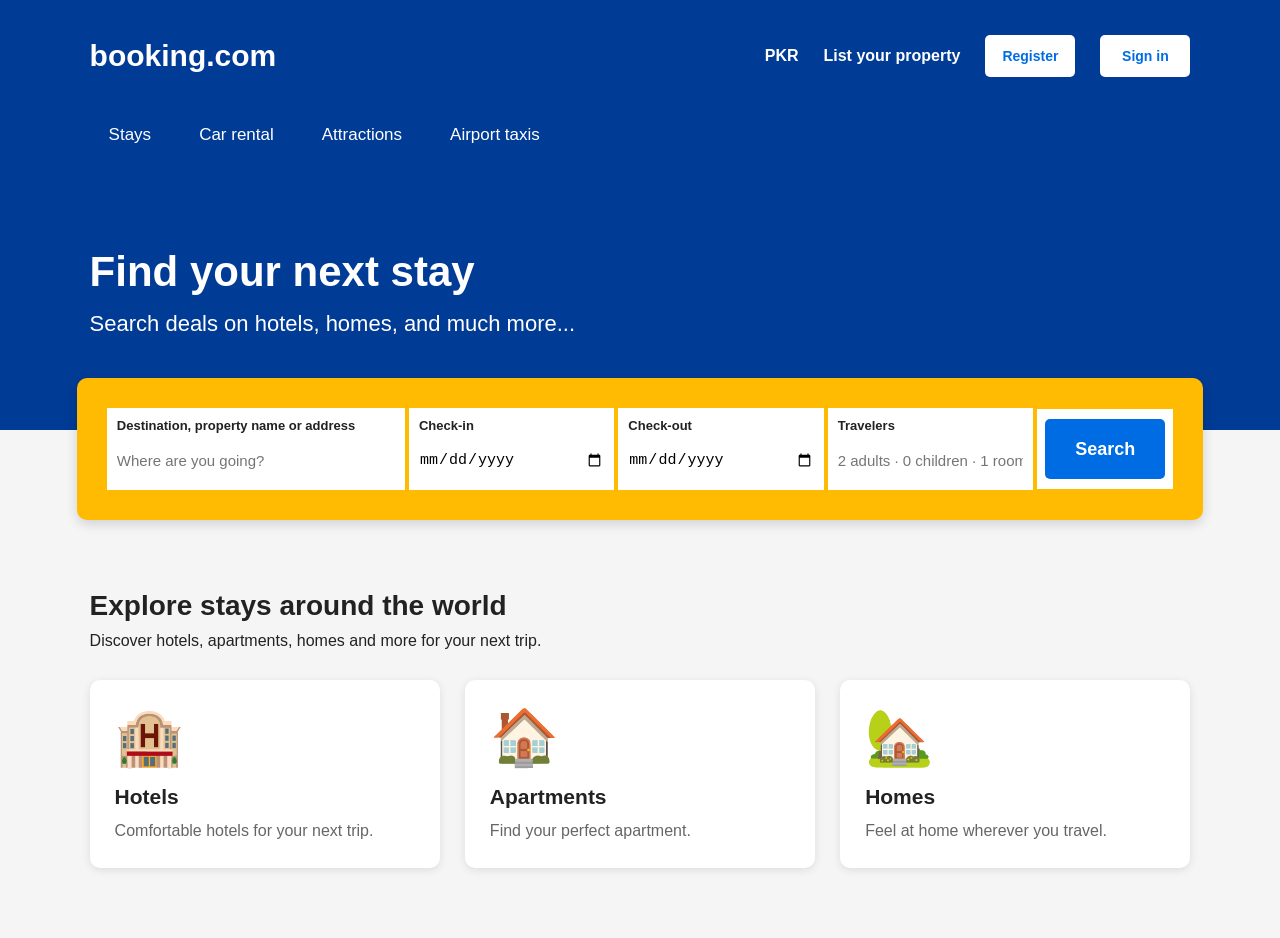
<file: index.html>
<!DOCTYPE html>
<html lang="en">

<head>
    <meta charset="UTF-8">
    <meta name="viewport" content="width=device-width, initial-scale=1.0">
    <title>Booking Website</title>
    <link rel="stylesheet" href="style.css">
</head>
<!DOCTYPE html>
<html lang="en">

<head>
    <meta charset="UTF-8">
    <meta name="viewport" content="width=device-width, initial-scale=1.0">
    <title>Booking.com Clone</title>
    <link rel="stylesheet" href="style.css">
</head>

<body>

    <!-- HERO SECTION -->
    <div id="herodiv">

        <!-- TOP BAR -->
        <div id="top-bar">

            <div id="div1">
                <span>booking.com</span>
            </div>

            <div id="div2">
                <span>PKR</span>
                <span>List your property</span>
<a href="index.html"><button class="btn1"link>Register</button></a>
                <a href="singin.html"><button class="btn1">Sign in</button></a>
                
            </div>

        </div>

        <!-- NAVIGATION -->
        <nav id="div3">
            <a href="#">Stays</a>
            <a href="#">Car rental</a>
            <a href="#">Attractions</a>
            <a href="#">Airport taxis</a>
        </nav>

        <!-- HERO TEXT -->
        <div class="hero-text">
            <h2>Find your next stay</h2>
            <p>Search deals on hotels, homes, and much more...</p>
        </div>

    </div>


    <!-- SEARCH BAR -->
    <div id="input">

        <!-- DESTINATION -->
        <div class="searchbr destination">
            <label for="name">Destination, property name or address</label>
            <input type="text" id="name" placeholder="Where are you going?">
        </div>


        <!-- CHECK IN -->
        <div class="searchbr">
            <label for="checkin">Check-in</label>
            <input type="date" id="checkin">
        
</div>

        <!-- CHECK OUT -->
        <div class="searchbr">
            <label for="checkout">Check-out</label>
            <input type="date" id="checkout">
        </div>


        <!-- TRAVELERS -->
        <div class="searchbr">
            <label for="aname">Travelers</label>
            <input type="text" id="aname" placeholder="2 adults · 0 children · 1 room">
        </div>


        <!-- SEARCH BUTTON -->
        <div class="search-button">
            <button id="search">Search</button>
        </div>

    </div>


    <!-- EXTRA CONTENT -->
    <section class="offers">

        <h2>Explore stays around the world</h2>

        <p>
            Discover hotels, apartments, homes and more for your next trip.
        </p>

        <div class="cards">

            <div class="card">
                <div class="card-img">🏨</div>
                <h3>Hotels</h3>
                <p>Comfortable hotels for your next trip.</p>
            </div>

            <div class="card">
                <div class="card-img">🏠</div>
                <h3>Apartments</h3>
                <p>Find your perfect apartment.</p>
            </div>

            <div class="card">
                <div class="card-img">🏡</div>
                <h3>Homes</h3>
                <p>Feel at home wherever you travel.</p>
            </div>

        </div>

    </section>
    <script src="app.js"></script>
</body>

</html>
</file>
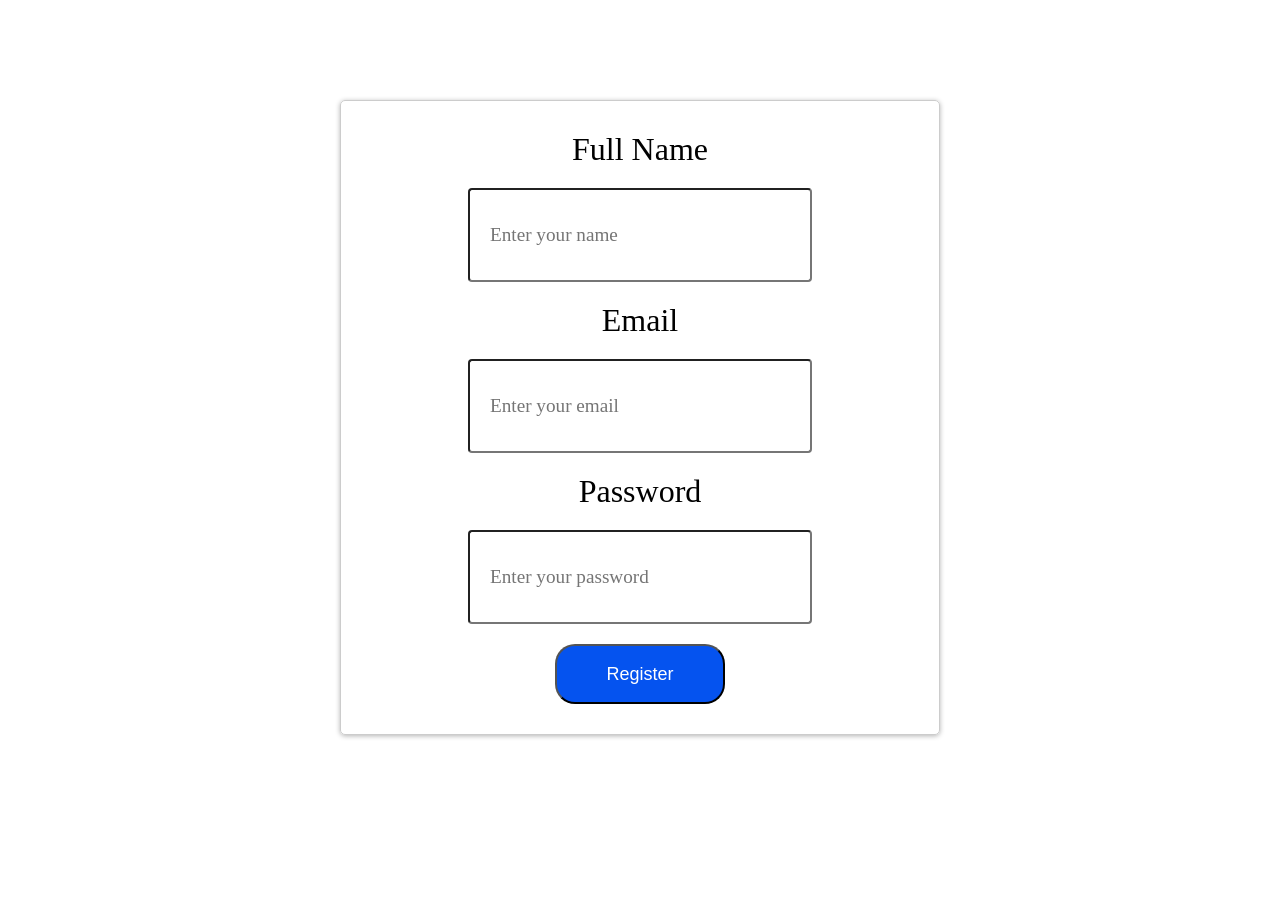
<file: form.html>
<!DOCTYPE html>
<html lang="en">

<head>
    <meta charset="UTF-8">
    <meta name="viewport" content="width=, initial-scale=1.0">
    <title>Document</title>
    <link rel="stylesheet" href="form.css">
</head>

<body>
    
    
  <form id="registerForm">

    <label for="name" class="name1">Full Name</label>
    <input type="text" id="name" placeholder="Enter your name">

    <label for="em" class="name1">Email</label>
    <input type="email" id="em" placeholder="Enter your email">

    <label for="pass" class="name1">Password</label>
    <input type="password" id="pass" placeholder="Enter your password">

    <button type="submit">Register</button>

</form>

<script src="app.js"></script>


</body>

</html>
</file>
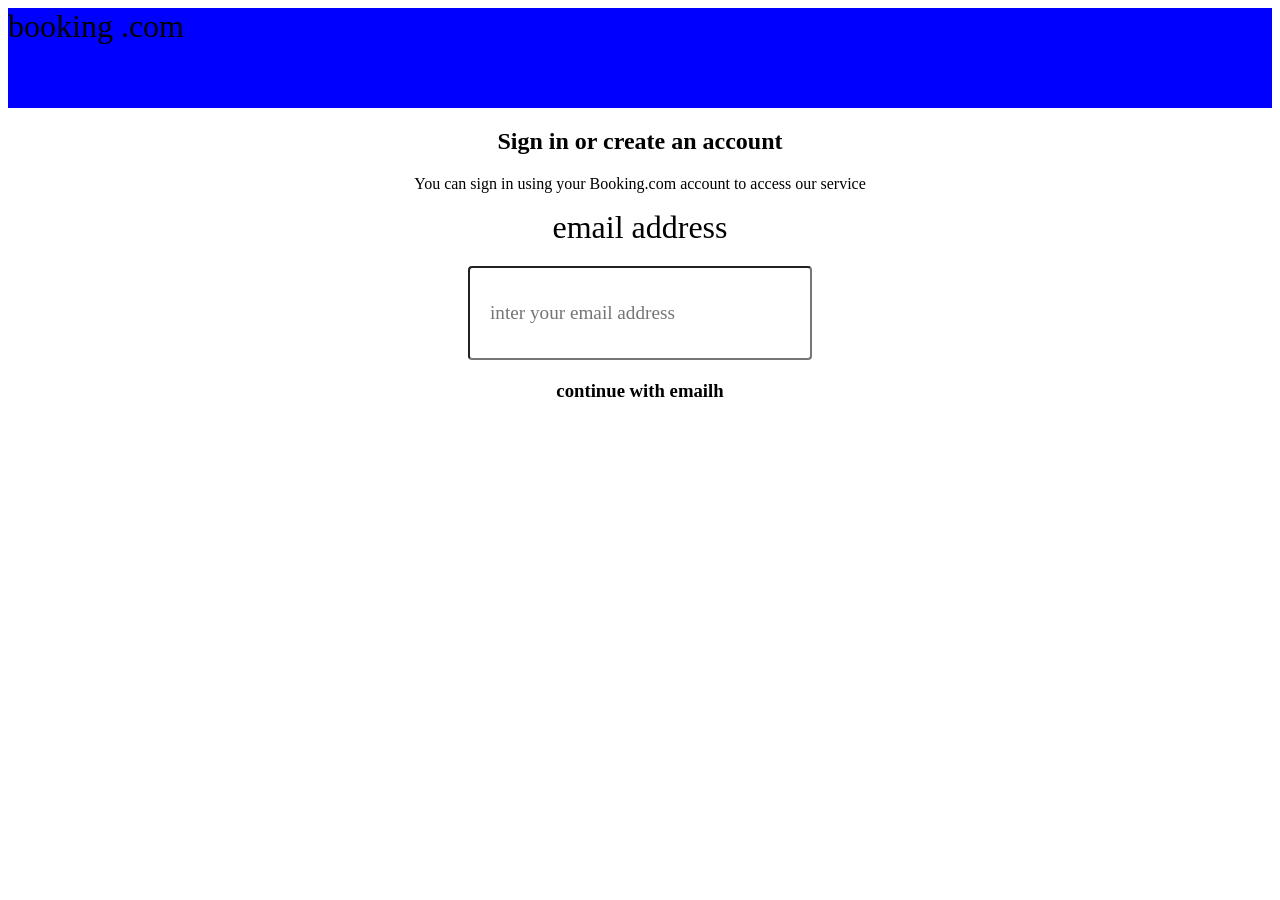
<file: singin.html>
<!DOCTYPE html>
<html lang="en">

<head>
    <meta charset="UTF-8">
    <meta name="viewport" content="width=device-width, initial-scale=1.0">
    <title>sing in</title>
     <link rel="stylesheet" href="form.css">
</head>

<body>
    <div id="singform">booking .com</div>
    <center>
        <h2>Sign in or create an account</h2>
        <p>You can sign in using your Booking.com account to access our service</p>
        <form action="">
            <label for="">email address</label>
            <input type="text" placeholder="inter your email address" required>
    

            <h3>continue with emailh</h3>
        </form>

    </center>
</body>

</html>
</file>
<file: style.css>
/* ================= GENERAL ================= */

* {
    margin: 0;
    padding: 0;
    box-sizing: border-box;
}

body {
    font-family: Arial, sans-serif;
    background-color: #f5f5f5;
    color: #222;
}


/* ================= HERO SECTION ================= */

#herodiv {
    background-color: #003b95;
    width: 100%;
    min-height: 430px;
    padding: 35px 7%;
    color: white;
}


/* ================= TOP BAR ================= */

#top-bar {
    display: flex;
    justify-content: space-between;
    align-items: center;
}


/* BOOKING LOGO */

#div1 span {
    font-size: 30px;
    font-weight: bold;
    cursor: pointer;
}


/* RIGHT SIDE */

#div2 {
    display: flex;
    align-items: center;
    gap: 25px;
}

#div2 span {
    font-weight: bold;
    cursor: pointer;
    font-size: 16px;
}


/* ================= BUTTONS ================= */

.btn1 {
    background-color: white;
    color: #006ce4;
    border: none;
    border-radius: 5px;
    width: 90px;
    height: 42px;
    font-size: 14px;
    font-weight: bold;
    cursor: pointer;
}

.btn1:hover {
    background-color: #eeeeee;
}


/* ================= NAVIGATION ================= */

#div3 {
    display: flex;
    align-items: center;
    gap: 10px;
    padding-top: 35px;
}

#div3 a {
    padding: 12px 18px;
    color: white;
    font-size: 17px;
    text-decoration: none;
    border: 1px solid transparent;
}

#div3 a:hover {
    border: 1px solid white;
    border-radius: 25px;
}


/* ================= HERO TEXT ================= */

.hero-text {
    padding-top: 90px;
}

.hero-text h2 {
    font-size: 42px;
    font-weight: bold;
    padding: 0;
    margin-bottom: 15px;
}

.hero-text p {
    font-size: 22px;
}


/* ================= SEARCH BAR ================= */

#input {
    background-color: #febb02;

    width: 88%;
    min-height: 105px;

    margin: -52px auto 0;

    padding: 30px;

    display: flex;
    align-items: center;

    gap: 4px;

    border-radius: 10px;

    position: relative;

    box-shadow: 0 4px 12px rgba(0, 0, 0, 0.15);
}


/* ================= SEARCH FIELDS ================= */

.searchbr {
    background-color: white;

    min-height: 80px;

    padding: 10px;

    display: flex;
    flex-direction: column;

    justify-content: center;

    flex: 1;
}


/* DESTINATION */

.destination {
    flex: 1.5;
}


/* LABEL */

.searchbr label {
    font-size: 13px;
    font-weight: bold;

    margin-bottom: 7px;
}


/* INPUT */

.searchbr input {
    width: 100%;
    height: 40px;

    border: none;
    outline: none;

    font-size: 15px;

    background-color: white;
}


/* ================= SEARCH BUTTON ================= */

.search-button {
    display: flex;
    align-items: center;
    justify-content: center;

    height: 80px;

    background-color: white;

    padding: 8px;
}


#search {
    width: 120px;
    height: 60px;

    background-color: #006ce4;

    color: white;

    border: none;
    border-radius: 5px;

    font-size: 18px;
    font-weight: bold;

    cursor: pointer;
}


#search:hover {
    background-color: #0057b8;
}


/* ================= OFFERS SECTION ================= */

.offers {
    width: 86%;
    margin: 70px auto;
}

.offers h2 {
    padding: 0;
    font-size: 28px;
    margin-bottom: 10px;
}

.offers > p {
    font-size: 16px;
    margin-bottom: 30px;
}


/* ================= CARDS ================= */

.cards {
    display: flex;
    gap: 25px;
}

.card {
    background-color: white;

    width: 32%;

    padding: 25px;

    border-radius: 10px;

    box-shadow: 0 2px 8px rgba(0, 0, 0, 0.1);

    transition: 0.3s;
}

.card:hover {
    transform: translateY(-5px);
}

.card-img {
    font-size: 55px;
    margin-bottom: 15px;
}

.card h3 {
    font-size: 21px;
    margin-bottom: 10px;
}

.card p {
    color: #666;
    line-height: 1.5;
}


/* ================= RESPONSIVE ================= */

@media (max-width: 900px) {

    #herodiv {
        padding: 25px;
    }

    #top-bar {
        flex-direction: column;
        gap: 25px;
        align-items: flex-start;
    }

    #div2 {
        flex-wrap: wrap;
        gap: 15px;
    }

    #div3 {
        flex-wrap: wrap;
    }

    .hero-text {
        padding-top: 60px;
    }

    #input {
        width: 90%;
        flex-direction: column;
        margin-top: -30px;
    }

    .searchbr {
        width: 100%;
    }

    .destination {
        width: 100%;
    }

    .search-button {
        width: 100%;
    }

    #search {
        width: 100%;
    }

    .cards {
        flex-direction: column;
    }

    .card {
        width: 100%;
    }
}


@media (max-width: 600px) {

    #div1 span {
        font-size: 25px;
    }

    #div2 {
        font-size: 14px;
    }

    #div3 a {
        font-size: 14px;
        padding: 8px 10px;
    }

    .hero-text h2 {
        font-size: 30px;
    }

    .hero-text p {
        font-size: 17px;
    }
}
</file>
<file: form.css>
*body{
    padding: 0px;
    margin: 0px;
}
/* .com{
height: 200px;
width: 100%;
background-color: blue;
color: white; */


    
#registerForm {
    width: 600px;
    margin: 100px auto;
    padding: 30px;
    text-align: center;

    border: 1px solid #ccc;
    border-radius: 5px;
    box-shadow: 0px 1px 5px rgba(0, 0, 0, 0.3);
    box-sizing: border-box;
}

label {
    display: block;
    font-size: xx-large;
    margin-bottom: 10px;
}

input {
    display: block;
    margin: 20px auto;
    font-family: 'Times New Roman', Times, serif;
    width: 300px;
    height: 50px;
    padding: 20px;
    border-radius: 4px;
    font-size: larger

}
button{
    width: 170px;
    height: 60px;
    background-color: rgb(5, 83, 239);
    color: white;
    font-size: large;
    border-radius: 20px;

}
#singform{
    height:100px;
    width: 100%;
    background-color: blue;
    font-size: xx-large;
}
</file>
